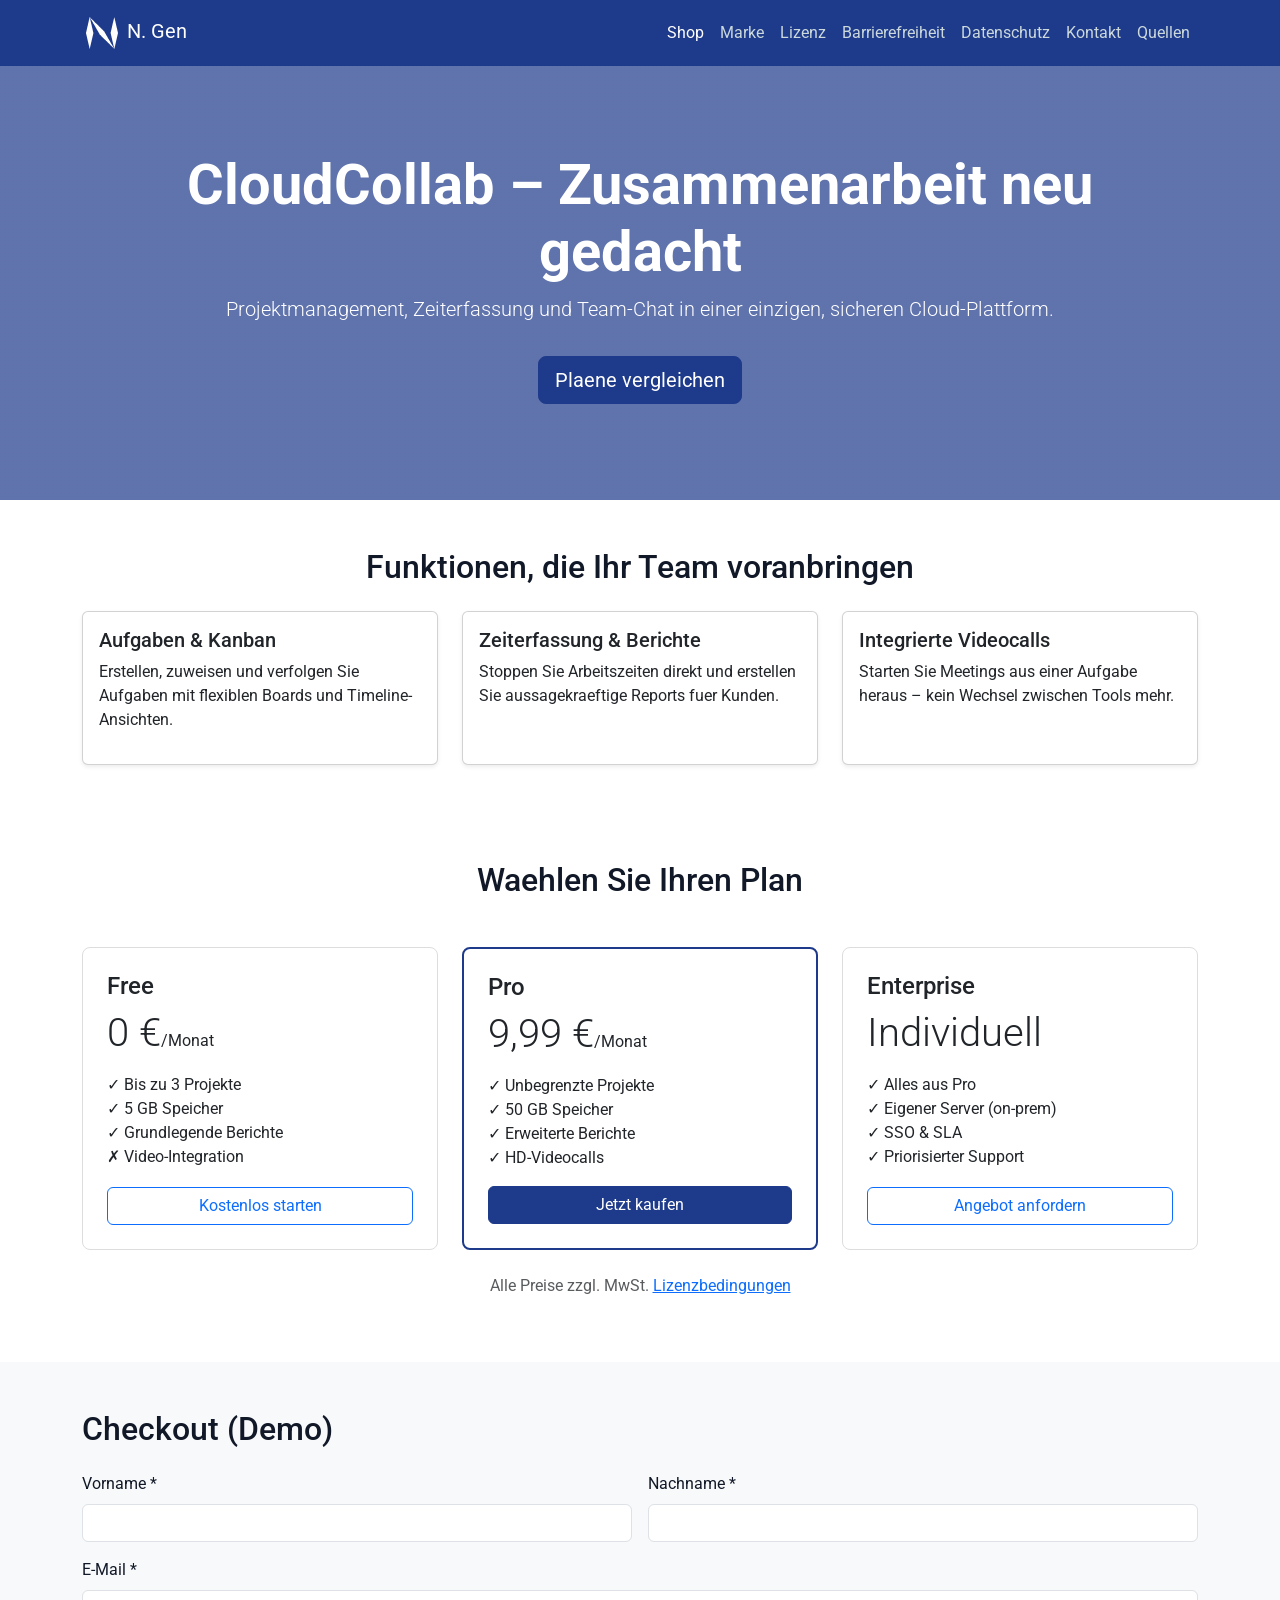
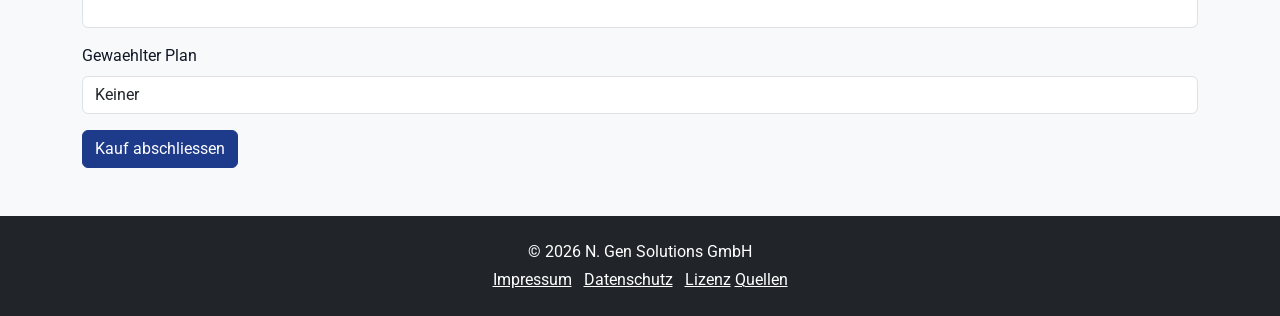
<file: index.html>
<!DOCTYPE html>
<html lang="de">
<head>
  <meta charset="UTF-8">
  <meta name="viewport" content="width=device-width, initial-scale=1.0">
  <title>CloudCollab – Projektmanagement fuer Teams | N. Gen Solutions</title>
  <meta name="description" content="CloudCollab ist die kollaborative Projektplattform fuer remote Teams. Jetzt kostenlos testen oder Abo abschliessen.">
  <link href="https://cdn.jsdelivr.net/npm/bootstrap@5.3.3/dist/css/bootstrap.min.css" rel="stylesheet">
  <link href="https://fonts.googleapis.com/css2?family=Roboto:wght@400;500;700&display=swap" rel="stylesheet">
  <link rel="stylesheet" href="styles.css">
</head>
<body>
  <a href="#main-content" class="skip-link">Direkt zum Inhalt springen</a>
  <nav class="navbar navbar-expand-lg navbar-dark bg-primary fixed-top" aria-label="Hauptnavigation">
    <div class="container">
      <a class="navbar-brand" href="index.html">
        <img src="/assets/NextGen_Logo.svg" alt="N. Gen Logo (stilisiertes N)" width="40" height="40">
                N. Gen
      </a>
      <button class="navbar-toggler" type="button" data-bs-toggle="collapse" data-bs-target="#navbarMain" aria-controls="navbarMain" aria-expanded="false" aria-label="Navigation umschalten">
        <span class="navbar-toggler-icon"></span>
      </button>
      <div class="collapse navbar-collapse" id="navbarMain">
        <ul class="navbar-nav ms-auto mb-2 mb-lg-0">
          <li class="nav-item"><a class="nav-link active" aria-current="page" href="index.html">Shop</a></li>
          <li class="nav-item"><a class="nav-link" href="about.html">Marke</a></li>
          <li class="nav-item"><a class="nav-link" href="license.html">Lizenz</a></li>
          <li class="nav-item"><a class="nav-link" href="accessibility.html">Barrierefreiheit</a></li>
          <li class="nav-item"><a class="nav-link" href="privacy.html">Datenschutz</a></li>
          <li class="nav-item"><a class="nav-link" href="contact.html">Kontakt</a></li>
          <li class="nav-item"><a class="nav-link" href="sources.html">Quellen</a></li>
        </ul>
      </div>
    </div>
  </nav>

  <main id="main-content">
    <!-- Hero -->
    <section class="bg-light py-5" style="background: linear-gradient(rgba(30,58,138,0.7), rgba(30,58,138,0.7)), url('https://images.unsplash.com/photo-1573164713714-d95e436ab8d6?ixlib=rb-4.0.3&ixid=MnwxMjA3fDB8MHxwaG90by1wYWdlfHx8fGVufDB8fHx8&auto=format&fit=crop&w=1469&q=80') center/cover no-repeat; color: #fff;">
      <div class="container py-5 text-center">
        <h1 class="display-4 fw-bold">CloudCollab – Zusammenarbeit neu gedacht</h1>
        <p class="lead">Projektmanagement, Zeiterfassung und Team-Chat in einer einzigen, sicheren Cloud-Plattform.</p>
        <a href="#pricing" class="btn btn-primary btn-lg mt-3">Plaene vergleichen</a>
      </div>
    </section>

    <!-- Produktbeschreibung -->
    <section class="py-5">
      <div class="container">
        <h2 class="text-center mb-4">Funktionen, die Ihr Team voranbringen</h2>
        <div class="row g-4">
          <div class="col-md-4">
            <div class="card h-100 shadow-sm">
              <div class="card-body">
                <h3 class="h5">Aufgaben & Kanban</h3>
                <p>Erstellen, zuweisen und verfolgen Sie Aufgaben mit flexiblen Boards und Timeline-Ansichten.</p>
              </div>
            </div>
          </div>
          <div class="col-md-4">
            <div class="card h-100 shadow-sm">
              <div class="card-body">
                <h3 class="h5">Zeiterfassung & Berichte</h3>
                <p>Stoppen Sie Arbeitszeiten direkt und erstellen Sie aussagekraeftige Reports fuer Kunden.</p>
              </div>
            </div>
          </div>
          <div class="col-md-4">
            <div class="card h-100 shadow-sm">
              <div class="card-body">
                <h3 class="h5">Integrierte Videocalls</h3>
                <p>Starten Sie Meetings aus einer Aufgabe heraus – kein Wechsel zwischen Tools mehr.</p>
              </div>
            </div>
          </div>
        </div>
      </div>
    </section>

    <!-- Preisstaffel -->
    <section id="pricing" class="py-5 bg-white">
      <div class="container">
        <h2 class="text-center mb-5">Waehlen Sie Ihren Plan</h2>
        <div class="row row-cols-1 row-cols-md-3 g-4 justify-content-center">
          <!-- Free -->
          <div class="col">
            <div class="price-card card h-100 p-4">
              <h3 class="h4">Free</h3>
              <p class="display-6">0 €<small class="fs-6 fw-normal">/Monat</small></p>
              <ul class="list-unstyled">
                <li>✓ Bis zu 3 Projekte</li>
                <li>✓ 5 GB Speicher</li>
                <li>✓ Grundlegende Berichte</li>
                <li>✗ Video-Integration</li>
              </ul>
              <button class="btn btn-outline-primary mt-auto" onclick="mockAddToCart('Free')">Kostenlos starten</button>
            </div>
          </div>
          <!-- Pro -->
          <div class="col">
            <div class="price-card card h-100 p-4 featured">
              <h3 class="h4">Pro</h3>
              <p class="display-6">9,99 €<small class="fs-6 fw-normal">/Monat</small></p>
              <ul class="list-unstyled">
                <li>✓ Unbegrenzte Projekte</li>
                <li>✓ 50 GB Speicher</li>
                <li>✓ Erweiterte Berichte</li>
                <li>✓ HD-Videocalls</li>
              </ul>
              <button class="btn btn-primary mt-auto" onclick="mockAddToCart('Pro')">Jetzt kaufen</button>
            </div>
          </div>
          <!-- Enterprise -->
          <div class="col">
            <div class="price-card card h-100 p-4">
              <h3 class="h4">Enterprise</h3>
              <p class="display-6">Individuell</p>
              <ul class="list-unstyled">
                <li>✓ Alles aus Pro</li>
                <li>✓ Eigener Server (on-prem)</li>
                <li>✓ SSO & SLA</li>
                <li>✓ Priorisierter Support</li>
              </ul>
              <button class="btn btn-outline-primary mt-auto" onclick="mockAddToCart('Enterprise')">Angebot anfordern</button>
            </div>
          </div>
        </div>
        <div class="text-center mt-4">
          <p class="text-muted">Alle Preise zzgl. MwSt. <a href="license.html">Lizenzbedingungen</a></p>
        </div>
      </div>
    </section>

    <!-- Mock Checkout (vereinfacht) -->
    <section id="checkout" class="py-5 bg-light" aria-label="Bestellformular">
      <div class="container">
        <h2 class="mb-4">Checkout (Demo)</h2>
        <form class="row g-3" onsubmit="event.preventDefault(); alert('Kauf simuliert!');">
          <div class="col-md-6">
            <label for="firstName" class="form-label">Vorname *</label>
            <input type="text" class="form-control" id="firstName" required>
          </div>
          <div class="col-md-6">
            <label for="lastName" class="form-label">Nachname *</label>
            <input type="text" class="form-control" id="lastName" required>
          </div>
          <div class="col-12">
            <label for="email" class="form-label">E-Mail *</label>
            <input type="email" class="form-control" id="email" required>
          </div>
          <div class="col-12">
            <label for="plan" class="form-label">Gewaehlter Plan</label>
            <input type="text" class="form-control" id="plan" readonly value="Keiner">
          </div>
          <div class="col-12">
            <button type="submit" class="btn btn-primary">Kauf abschliessen</button>
          </div>
        </form>
      </div>
    </section>
  </main>

  <footer class="bg-dark text-white py-4 mt-auto">
    <div class="container text-center">
      <p class="mb-1">&copy; 2026 N. Gen Solutions GmbH</p>
      <p class="mb-0">
        <a href="contact.html" class="text-white me-2">Impressum</a>
        <a href="privacy.html" class="text-white me-2">Datenschutz</a>
        <a href="license.html" class="text-white">Lizenz</a>
              <a href="sources.html" class="text-white">Quellen</a>
      </p>
    </div>
  </footer>

  <script src="https://cdn.jsdelivr.net/npm/bootstrap@5.3.3/dist/js/bootstrap.bundle.min.js"></script>
  <script>
    function mockAddToCart(plan) {
      document.getElementById('plan').value = plan;
      document.getElementById('checkout').scrollIntoView({behavior: 'smooth'});
    }
  </script>
</body>
</html>
</file>
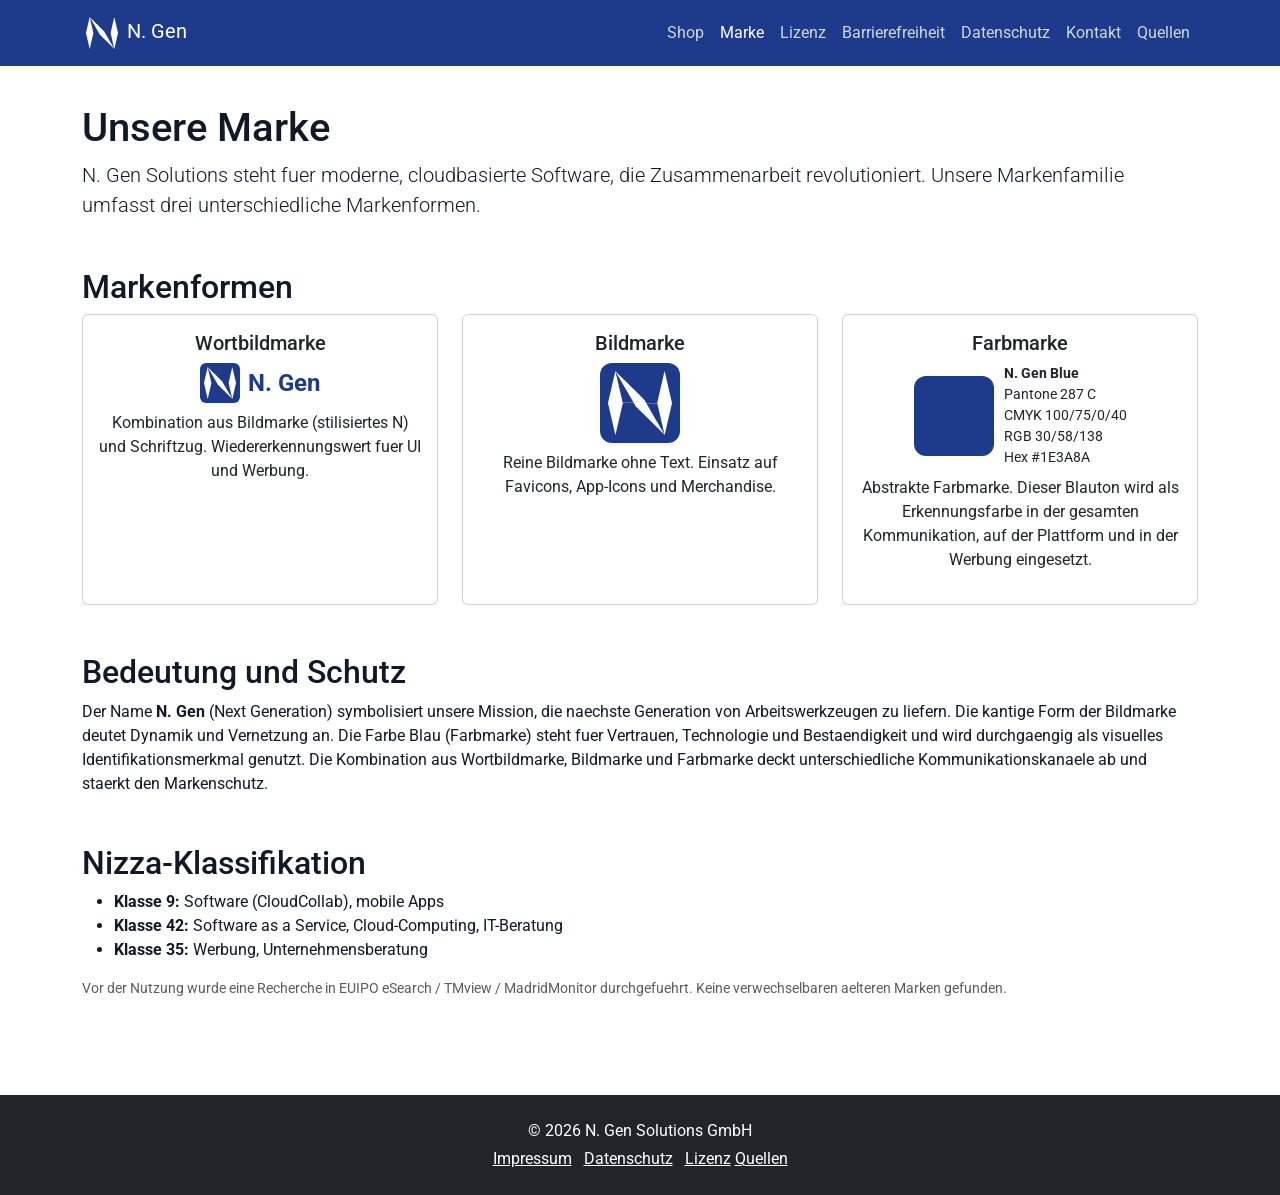
<file: about.html>
<!DOCTYPE html>
<html lang="de">
<head>
  <meta charset="UTF-8">
  <meta name="viewport" content="width=device-width, initial-scale=1.0">
  <title>Ueber unsere Marke | N. Gen Solutions</title>
  <link href="https://cdn.jsdelivr.net/npm/bootstrap@5.3.3/dist/css/bootstrap.min.css" rel="stylesheet">
  <link href="https://fonts.googleapis.com/css2?family=Roboto:wght@400;500;700&display=swap" rel="stylesheet">
  <link rel="stylesheet" href="styles.css">
</head>
<body>
  <a href="#main-content" class="skip-link">Direkt zum Inhalt springen</a>
  <nav class="navbar navbar-expand-lg navbar-dark bg-primary fixed-top" aria-label="Hauptnavigation">
    <div class="container">
      <a class="navbar-brand" href="index.html">
        <img src="/assets/NextGen_Logo.svg" alt="N. Gen Logo (stilisiertes N)" width="40" height="40">
        N. Gen
      </a>
      <button class="navbar-toggler" type="button" data-bs-toggle="collapse" data-bs-target="#navbarMain" aria-controls="navbarMain" aria-expanded="false" aria-label="Navigation umschalten">
        <span class="navbar-toggler-icon"></span>
      </button>
      <div class="collapse navbar-collapse" id="navbarMain">
        <ul class="navbar-nav ms-auto mb-2 mb-lg-0">
          <li class="nav-item"><a class="nav-link" href="index.html">Shop</a></li>
          <li class="nav-item"><a class="nav-link active" aria-current="page" href="about.html">Marke</a></li>
          <li class="nav-item"><a class="nav-link" href="license.html">Lizenz</a></li>
          <li class="nav-item"><a class="nav-link" href="accessibility.html">Barrierefreiheit</a></li>
          <li class="nav-item"><a class="nav-link" href="privacy.html">Datenschutz</a></li>
          <li class="nav-item"><a class="nav-link" href="contact.html">Kontakt</a></li>
          <li class="nav-item"><a class="nav-link" href="sources.html">Quellen</a></li>
        </ul>
      </div>
    </div>
  </nav>

  <main id="main-content" class="py-5">
    <div class="container">
      <h1>Unsere Marke</h1>
      <p class="lead">N. Gen Solutions steht fuer moderne, cloudbasierte Software, die Zusammenarbeit revolutioniert. Unsere Markenfamilie umfasst drei unterschiedliche Markenformen.</p>

      <section class="my-5" aria-labelledby="markenformen">
        <h2 id="markenformen">Markenformen</h2>
        <div class="row row-cols-1 row-cols-md-3 g-4">
          <!-- Wortbildmarke / Kombinationsmarke -->
          <div class="col">
            <div class="card h-100">
              <div class="card-body text-center">
                <h3 class="h5">Wortbildmarke</h3>
                <div class="d-flex align-items-center justify-content-center">
                  <img src="/assets/NextGen_Logo.svg" alt="N. Gen Logo (stilisiertes N)" width="40" height="40" style="border-radius: 6px;">
                    <title id="logo-combined-title">N. Gen Logo mit stilisiertem N</title>
                  <span style="font-weight:700; font-size:1.5rem; margin-left:8px; color:#1E3A8A;">N. Gen</span>
                </div>
                <p class="mt-2">Kombination aus Bildmarke (stilisiertes N) und Schriftzug. Wiedererkennungswert fuer UI und Werbung.</p>
              </div>
            </div>
          </div>
          <!-- Reine Bildmarke / Figurative Marke -->
          <div class="col">
            <div class="card h-100">
              <div class="card-body text-center">
                <h3 class="h5">Bildmarke</h3>
                <img src="/assets/NextGen_Logo.svg" alt="N. Gen Logo (stilisiertes N)" width="80" height="80" style="border-radius: 12px;">
                  <title id="logo-figurative-title">N. Gen Bildmarke (stilisiertes N)</title>
                <p class="mt-2">Reine Bildmarke ohne Text. Einsatz auf Favicons, App-Icons und Merchandise.</p>
              </div>
            </div>
          </div>
          <!-- Farbmarke -->
          <div class="col">
            <div class="card h-100">
              <div class="card-body text-center">
                <h3 class="h5">Farbmarke</h3>
                <div class="d-flex justify-content-center align-items-center">
                  <div style="width: 80px; height: 80px; background-color: #1E3A8A; border-radius: 12px; margin-right: 10px;" aria-hidden="true"></div>
                  <div class="text-start small">
                    <strong>N. Gen Blue</strong><br>
                    Pantone 287 C<br>
                    CMYK 100/75/0/40<br>
                    RGB 30/58/138<br>
                    Hex #1E3A8A
                  </div>
                </div>
                <p class="mt-2">Abstrakte Farbmarke. Dieser Blauton wird als Erkennungsfarbe in der gesamten Kommunikation, auf der Plattform und in der Werbung eingesetzt.</p>
              </div>
            </div>
          </div>
        </div>
      </section>

      <section class="my-5" aria-labelledby="bedeutung">
        <h2 id="bedeutung">Bedeutung und Schutz</h2>
        <p>Der Name <strong>N. Gen</strong> (Next Generation) symbolisiert unsere Mission, die naechste Generation von Arbeitswerkzeugen zu liefern. Die kantige Form der Bildmarke deutet Dynamik und Vernetzung an. Die Farbe Blau (Farbmarke) steht fuer Vertrauen, Technologie und Bestaendigkeit und wird durchgaengig als visuelles Identifikationsmerkmal genutzt. Die Kombination aus Wortbildmarke, Bildmarke und Farbmarke deckt unterschiedliche Kommunikationskanaele ab und staerkt den Markenschutz.</p>
      </section>

      <section class="my-5" aria-labelledby="nizza">
        <h2 id="nizza">Nizza-Klassifikation</h2>
        <ul>
          <li><strong>Klasse 9:</strong> Software (CloudCollab), mobile Apps</li>
          <li><strong>Klasse 42:</strong> Software as a Service, Cloud-Computing, IT-Beratung</li>
          <li><strong>Klasse 35:</strong> Werbung, Unternehmensberatung</li>
        </ul>
        <p class="text-muted small">Vor der Nutzung wurde eine Recherche in EUIPO eSearch / TMview / MadridMonitor durchgefuehrt. Keine verwechselbaren aelteren Marken gefunden.</p>
      </section>
    </div>
  </main>

  <footer class="bg-dark text-white py-4 mt-auto">
    <div class="container text-center">
      <p class="mb-1">&copy; 2026 N. Gen Solutions GmbH</p>
      <p class="mb-0">
        <a href="contact.html" class="text-white me-2">Impressum</a>
        <a href="privacy.html" class="text-white me-2">Datenschutz</a>
        <a href="license.html" class="text-white">Lizenz</a>
              <a href="sources.html" class="text-white">Quellen</a>
      </p>
    </div>
  </footer>
  <script src="https://cdn.jsdelivr.net/npm/bootstrap@5.3.3/dist/js/bootstrap.bundle.min.js"></script>
</body>
</html>
</file>
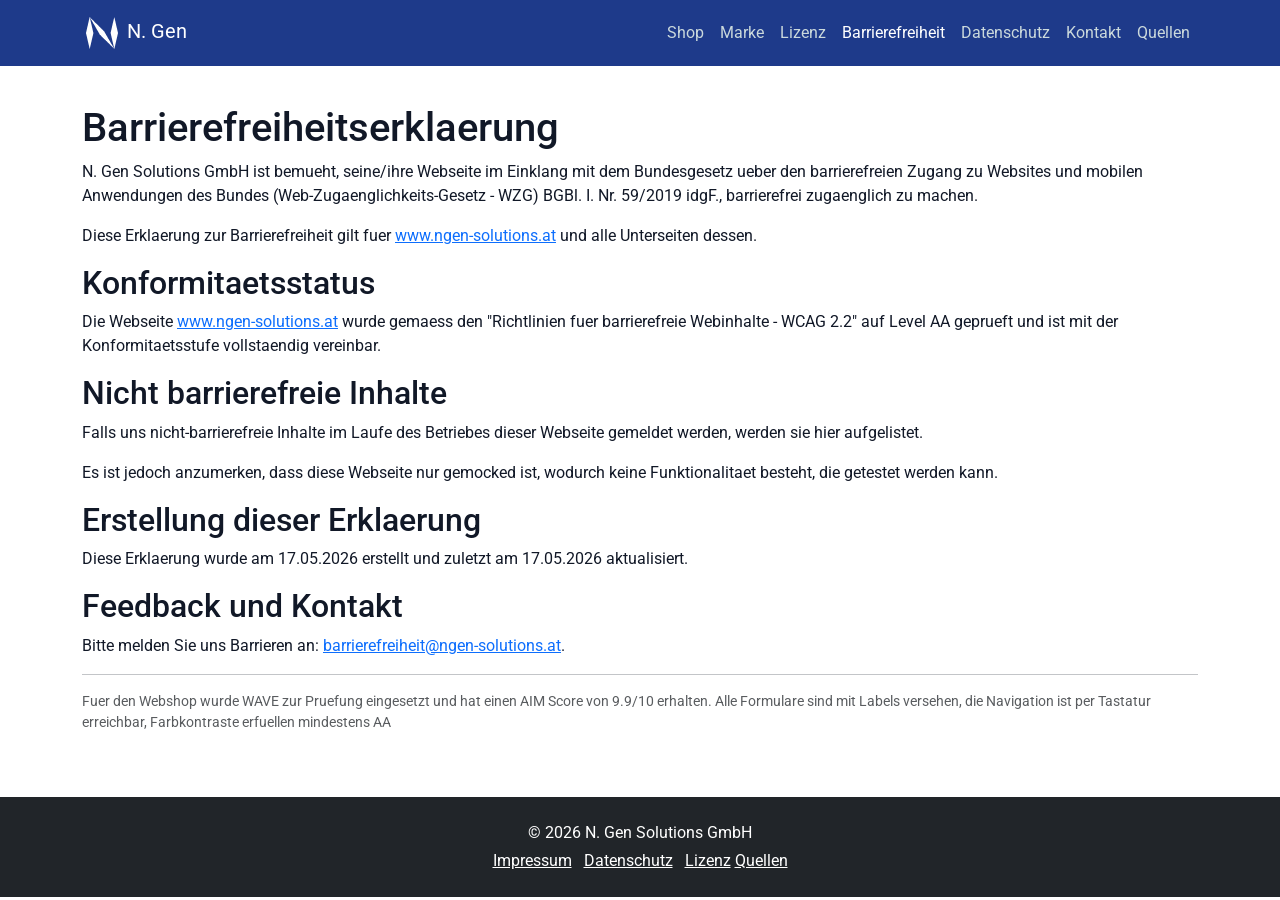
<file: accessibility.html>
<!DOCTYPE html>
<html lang="de">
<head>
  <meta charset="UTF-8">
  <meta name="viewport" content="width=device-width, initial-scale=1.0">
  <title>Barrierefreiheitserklaerung | N. Gen Solutions</title>
  <link href="https://cdn.jsdelivr.net/npm/bootstrap@5.3.3/dist/css/bootstrap.min.css" rel="stylesheet">
  <link href="https://fonts.googleapis.com/css2?family=Roboto:wght@400;500;700&display=swap" rel="stylesheet">
  <link rel="stylesheet" href="styles.css">
</head>
<body>
  <a href="#main-content" class="skip-link">Direkt zum Inhalt springen</a>
  <!-- Navbar einbinden (wie zuvor, aktiver Link "Barrierefreiheit") -->
  <nav class="navbar navbar-expand-lg navbar-dark bg-primary fixed-top" aria-label="Hauptnavigation">
    <div class="container">
      <a class="navbar-brand" href="index.html">
        <img src="/assets/NextGen_Logo.svg" alt="N. Gen Logo (stilisiertes N)" width="40" height="40">
        N. Gen
      </a>
      <button class="navbar-toggler" type="button" data-bs-toggle="collapse" data-bs-target="#navbarMain" aria-controls="navbarMain" aria-expanded="false" aria-label="Navigation umschalten">
        <span class="navbar-toggler-icon"></span>
      </button>
      <div class="collapse navbar-collapse" id="navbarMain">
        <ul class="navbar-nav ms-auto mb-2 mb-lg-0">
          <li class="nav-item"><a class="nav-link" href="index.html">Shop</a></li>
          <li class="nav-item"><a class="nav-link" href="about.html">Marke</a></li>
          <li class="nav-item"><a class="nav-link" href="license.html">Lizenz</a></li>
          <li class="nav-item"><a class="nav-link active" aria-current="page" href="accessibility.html">Barrierefreiheit</a></li>
          <li class="nav-item"><a class="nav-link" href="privacy.html">Datenschutz</a></li>
          <li class="nav-item"><a class="nav-link" href="contact.html">Kontakt</a></li>
          <li class="nav-item"><a class="nav-link" href="sources.html">Quellen</a></li>
        </ul>
      </div>
    </div>
  </nav>

  <main id="main-content" class="py-5">
    <div class="container">
      <h1>Barrierefreiheitserklaerung</h1>
      <p>N. Gen Solutions GmbH ist bemueht, seine/ihre Webseite im Einklang mit dem Bundesgesetz ueber den barrierefreien Zugang zu Websites und mobilen Anwendungen des Bundes (Web-Zugaenglichkeits-Gesetz - WZG) BGBl. I. Nr. 59/2019 idgF., barrierefrei zugaenglich zu machen.</p>
      <p>Diese Erklaerung zur Barrierefreiheit gilt fuer <a href="https://noobosaurus.github.io">www.ngen-solutions.at</a> und alle Unterseiten dessen.</p>
      <h2>Konformitaetsstatus</h2>
      <p>Die Webseite <a href="https://noobosaurus.github.io">www.ngen-solutions.at</a> wurde gemaess den "Richtlinien fuer barrierefreie Webinhalte - WCAG 2.2" auf Level AA geprueft und ist mit der Konformitaetsstufe vollstaendig vereinbar.</p>
      <h2>Nicht barrierefreie Inhalte</h2>
      <p>Falls uns nicht-barrierefreie Inhalte im Laufe des Betriebes dieser Webseite gemeldet werden, werden sie hier aufgelistet.</p>
      <p>Es ist jedoch anzumerken, dass diese Webseite nur gemocked ist, wodurch keine Funktionalitaet besteht, die getestet werden kann.</p>
      <h2>Erstellung dieser Erklaerung</h2>
      <p>Diese Erklaerung wurde am 17.05.2026 erstellt und zuletzt am 17.05.2026 aktualisiert.</p>
      <h2>Feedback und Kontakt</h2>
      <p>Bitte melden Sie uns Barrieren an: <a href="mailto:barrierefreiheit@ngen-solutions.at">barrierefreiheit@ngen-solutions.at</a>.</p>
      <hr>
      <p class="text-muted small">Fuer den Webshop wurde WAVE zur Pruefung eingesetzt und hat einen AIM Score von 9.9/10 erhalten. Alle Formulare sind mit Labels versehen, die Navigation ist per Tastatur erreichbar, Farbkontraste erfuellen mindestens AA</p>
    </div>
  </main>
  <footer class="bg-dark text-white py-4 mt-auto">
    <div class="container text-center">
      <p class="mb-1">&copy; 2026 N. Gen Solutions GmbH</p>
      <p class="mb-0">
        <a href="contact.html" class="text-white me-2">Impressum</a>
        <a href="privacy.html" class="text-white me-2">Datenschutz</a>
        <a href="license.html" class="text-white">Lizenz</a>
              <a href="sources.html" class="text-white">Quellen</a>
      </p>
    </div>
  </footer>
  <script src="https://cdn.jsdelivr.net/npm/bootstrap@5.3.3/dist/js/bootstrap.bundle.min.js"></script>
</body>
</html>
</file>
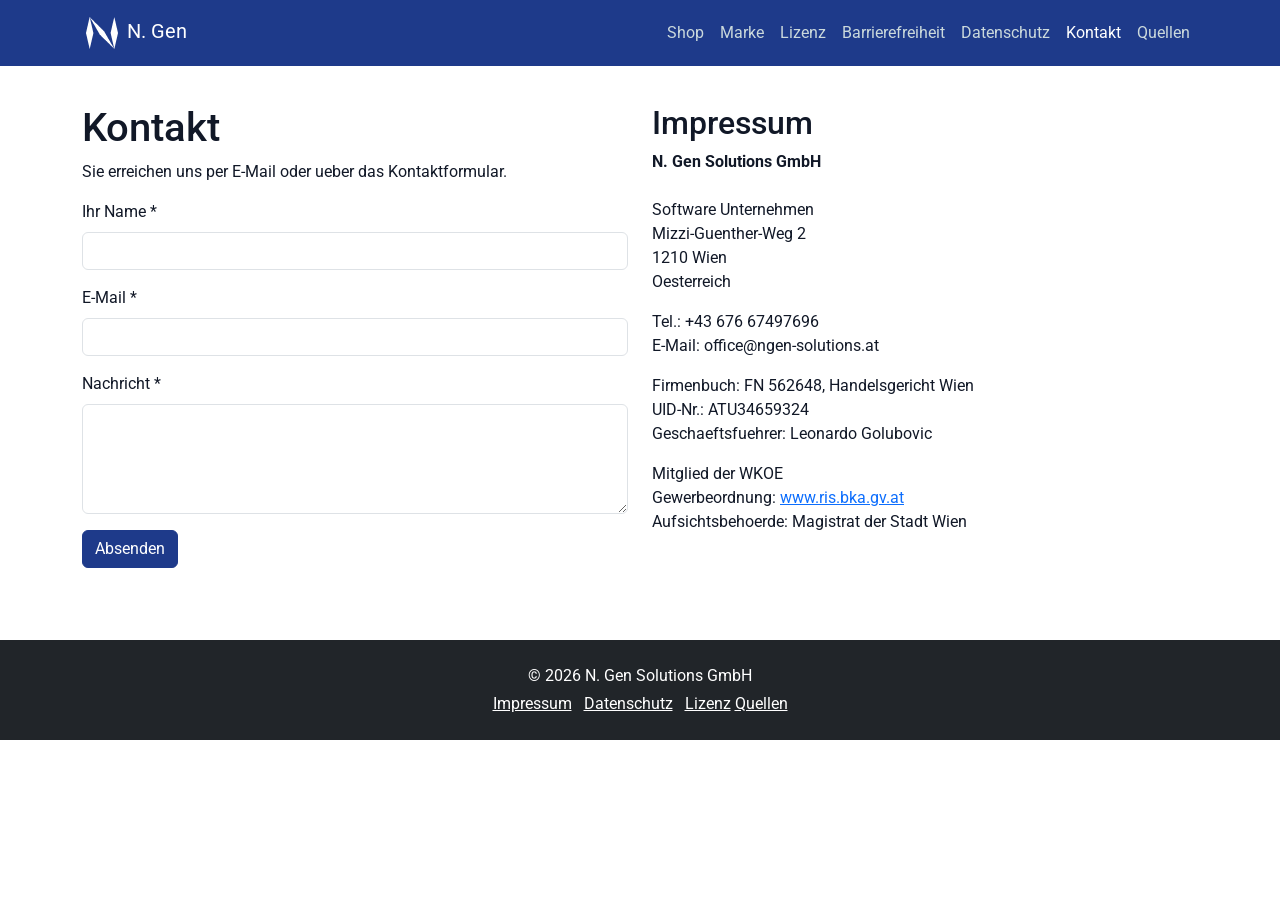
<file: contact.html>
<!DOCTYPE html>
<html lang="de">
<head>
  <meta charset="UTF-8">
  <meta name="viewport" content="width=device-width, initial-scale=1.0">
  <title>Kontakt & Impressum | N. Gen Solutions</title>
  <link href="https://cdn.jsdelivr.net/npm/bootstrap@5.3.3/dist/css/bootstrap.min.css" rel="stylesheet">
  <link href="https://fonts.googleapis.com/css2?family=Roboto:wght@400;500;700&display=swap" rel="stylesheet">
  <link rel="stylesheet" href="styles.css">
</head>
<body>
  <a href="#main-content" class="skip-link">Direkt zum Inhalt springen</a>
  <nav class="navbar navbar-expand-lg navbar-dark bg-primary fixed-top" aria-label="Hauptnavigation">
    <div class="container">
      <a class="navbar-brand" href="index.html">
        <img src="/assets/NextGen_Logo.svg" alt="N. Gen Logo (stilisiertes N)" width="40" height="40">
        N. Gen
      </a>
      <button class="navbar-toggler" type="button" data-bs-toggle="collapse" data-bs-target="#navbarMain" aria-controls="navbarMain" aria-expanded="false" aria-label="Navigation umschalten">
        <span class="navbar-toggler-icon"></span>
      </button>
      <div class="collapse navbar-collapse" id="navbarMain">
        <ul class="navbar-nav ms-auto mb-2 mb-lg-0">
          <li class="nav-item"><a class="nav-link" href="index.html">Shop</a></li>
          <li class="nav-item"><a class="nav-link" href="about.html">Marke</a></li>
          <li class="nav-item"><a class="nav-link" href="license.html">Lizenz</a></li>
          <li class="nav-item"><a class="nav-link" href="accessibility.html">Barrierefreiheit</a></li>
          <li class="nav-item"><a class="nav-link" href="privacy.html">Datenschutz</a></li>
          <li class="nav-item"><a class="nav-link active" aria-current="page" href="contact.html">Kontakt</a></li>
          <li class="nav-item"><a class="nav-link" href="sources.html">Quellen</a></li>
        </ul>
      </div>
    </div>
  </nav>

  <main id="main-content" class="py-5">
    <div class="container">
      <div class="row">
        <div class="col-md-6 mb-4">
          <h1>Kontakt</h1>
          <p>Sie erreichen uns per E-Mail oder ueber das Kontaktformular.</p>
          <form onsubmit="event.preventDefault(); alert('Nachricht gesendet.');">
            <div class="mb-3">
              <label for="contactName" class="form-label">Ihr Name *</label>
              <input type="text" class="form-control" id="contactName" required>
            </div>
            <div class="mb-3">
              <label for="contactEmail" class="form-label">E-Mail *</label>
              <input type="email" class="form-control" id="contactEmail" required>
            </div>
            <div class="mb-3">
              <label for="contactMessage" class="form-label">Nachricht *</label>
              <textarea class="form-control" id="contactMessage" rows="4" required></textarea>
            </div>
            <button type="submit" class="btn btn-primary">Absenden</button>
          </form>
        </div>
        <div class="col-md-6">
          <h2>Impressum</h2>
          <p><strong>N. Gen Solutions GmbH</strong><br><br>
            Software Unternehmen<br>
          Mizzi-Guenther-Weg 2<br>
          1210 Wien<br>
          Oesterreich</p>
          <p>Tel.: +43 676 67497696<br>
          E-Mail: office@ngen-solutions.at</p>
          <p>Firmenbuch: FN 562648, Handelsgericht Wien<br>
          UID-Nr.: ATU34659324<br>
          Geschaeftsfuehrer: Leonardo Golubovic</p>
          <p>Mitglied der WKOE<br>
          Gewerbeordnung: <a href="https://www.ris.bka.gv.at">www.ris.bka.gv.at</a><br>
          Aufsichtsbehoerde: Magistrat der Stadt Wien</p>
        </div>
      </div>
    </div>
  </main>
  <footer class="bg-dark text-white py-4 mt-auto">
    <div class="container text-center">
      <p class="mb-1">&copy; 2026 N. Gen Solutions GmbH</p>
      <p class="mb-0">
        <a href="contact.html" class="text-white me-2">Impressum</a>
        <a href="privacy.html" class="text-white me-2">Datenschutz</a>
        <a href="license.html" class="text-white">Lizenz</a>
              <a href="sources.html" class="text-white">Quellen</a>
      </p>
    </div>
  </footer>
  <script src="https://cdn.jsdelivr.net/npm/bootstrap@5.3.3/dist/js/bootstrap.bundle.min.js"></script>
</body>
</html>
</file>
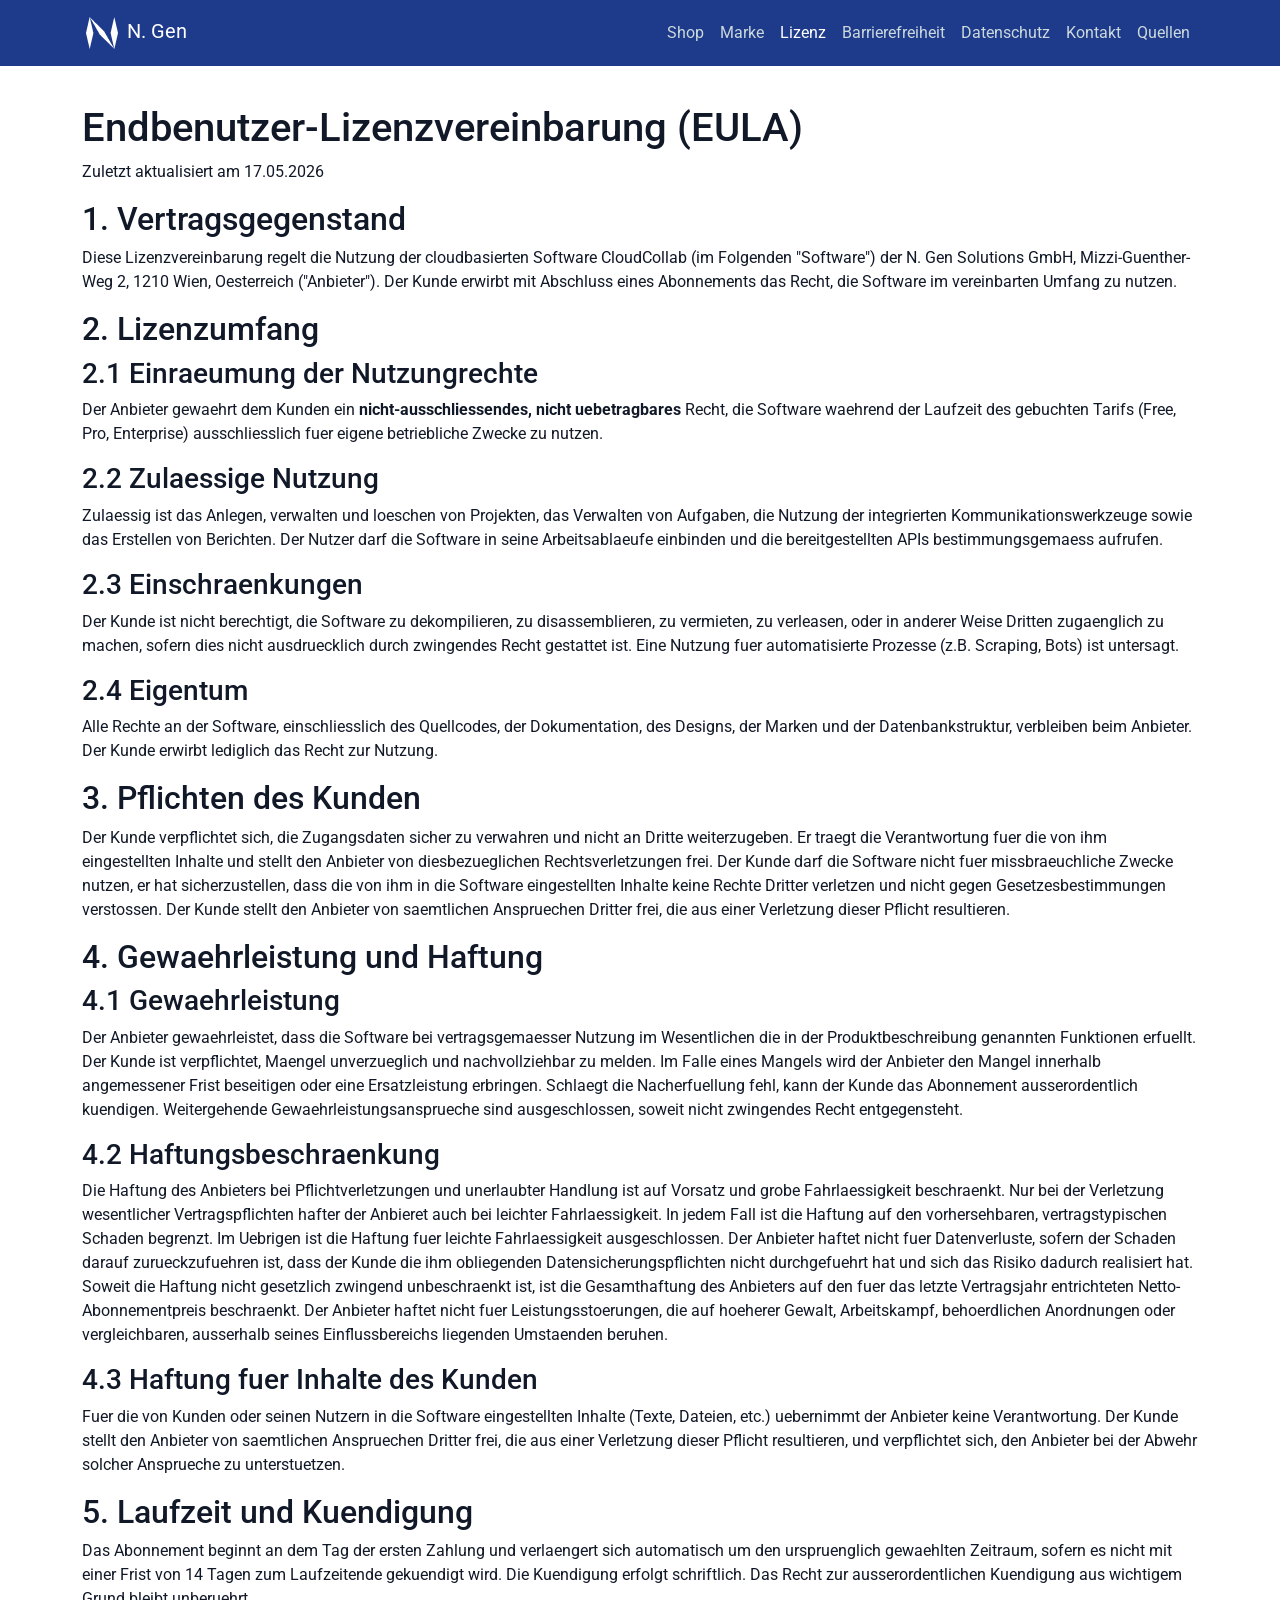
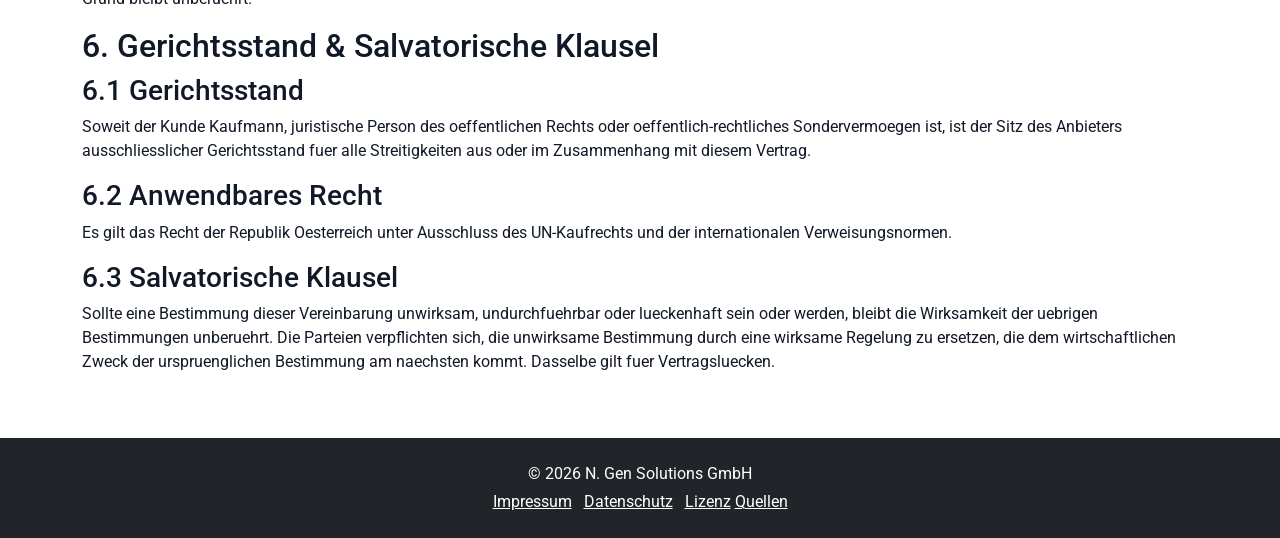
<file: license.html>
<!DOCTYPE html>
<html lang="de">
<head>
  <meta charset="UTF-8">
  <meta name="viewport" content="width=device-width, initial-scale=1.0">
  <title>Lizenzbedingungen | N. Gen Solutions</title>
  <link href="https://cdn.jsdelivr.net/npm/bootstrap@5.3.3/dist/css/bootstrap.min.css" rel="stylesheet">
  <link href="https://fonts.googleapis.com/css2?family=Roboto:wght@400;500;700&display=swap" rel="stylesheet">
  <link rel="stylesheet" href="styles.css">
</head>
<body>
  <a href="#main-content" class="skip-link">Direkt zum Inhalt springen</a>
  <nav class="navbar navbar-expand-lg navbar-dark bg-primary fixed-top" aria-label="Hauptnavigation">
    <div class="container">
      <a class="navbar-brand" href="index.html">
        <img src="/assets/NextGen_Logo.svg" alt="N. Gen Logo (stilisiertes N)" width="40" height="40">
        N. Gen
      </a>
      <button class="navbar-toggler" type="button" data-bs-toggle="collapse" data-bs-target="#navbarMain" aria-controls="navbarMain" aria-expanded="false" aria-label="Navigation umschalten">
        <span class="navbar-toggler-icon"></span>
      </button>
      <div class="collapse navbar-collapse" id="navbarMain">
        <ul class="navbar-nav ms-auto mb-2 mb-lg-0">
          <li class="nav-item"><a class="nav-link" href="index.html">Shop</a></li>
          <li class="nav-item"><a class="nav-link" href="about.html">Marke</a></li>
          <li class="nav-item"><a class="nav-link active" aria-current="page" href="license.html">Lizenz</a></li>
          <li class="nav-item"><a class="nav-link" href="accessibility.html">Barrierefreiheit</a></li>
          <li class="nav-item"><a class="nav-link" href="privacy.html">Datenschutz</a></li>
          <li class="nav-item"><a class="nav-link" href="contact.html">Kontakt</a></li>
          <li class="nav-item"><a class="nav-link" href="sources.html">Quellen</a></li>
        </ul>
      </div>
    </div>
  </nav>

  <main id="main-content" class="py-5">
    <div class="container">
      <h1>Endbenutzer-Lizenzvereinbarung (EULA)</h1>
      <p>Zuletzt aktualisiert am 17.05.2026</p>
      <h2>1. Vertragsgegenstand</h2>
      <p>Diese Lizenzvereinbarung regelt die Nutzung der cloudbasierten Software CloudCollab (im Folgenden "Software") der N. Gen Solutions GmbH, Mizzi-Guenther-Weg 2, 1210 Wien, Oesterreich ("Anbieter").
        Der Kunde erwirbt mit Abschluss eines Abonnements das Recht, die Software im vereinbarten Umfang zu nutzen.</p>
      <h2>2. Lizenzumfang</h2>
      <h3>2.1 Einraeumung der Nutzungrechte</h3>
      <p>Der Anbieter gewaehrt dem Kunden ein <strong>nicht-ausschliessendes, nicht uebetragbares</strong> Recht, die Software waehrend der Laufzeit des gebuchten Tarifs (Free, Pro, Enterprise)
      ausschliesslich fuer eigene betriebliche Zwecke zu nutzen.</p>
      <h3>2.2 Zulaessige Nutzung</h3>
      <p>Zulaessig ist das Anlegen, verwalten und loeschen von Projekten, das Verwalten von Aufgaben, die Nutzung der integrierten Kommunikationswerkzeuge sowie das Erstellen von Berichten.
        Der Nutzer darf die Software in seine Arbeitsablaeufe einbinden und die bereitgestellten APIs bestimmungsgemaess aufrufen.
      </p>
      <h3>2.3 Einschraenkungen</h3>
      <p>Der Kunde ist nicht berechtigt, die Software zu dekompilieren, zu disassemblieren, zu vermieten, zu verleasen, oder in anderer Weise Dritten zugaenglich zu machen, sofern dies
        nicht ausdruecklich durch zwingendes Recht gestattet ist. Eine Nutzung fuer automatisierte Prozesse (z.B. Scraping, Bots) ist untersagt.</p>
      <h3>2.4 Eigentum</h3>
      <p>Alle Rechte an der Software, einschliesslich des Quellcodes, der Dokumentation, des Designs, der Marken und der Datenbankstruktur, verbleiben beim Anbieter. Der Kunde erwirbt
        lediglich das Recht zur Nutzung.
      </p>
      <h2>3. Pflichten des Kunden</h2>
      <p>Der Kunde verpflichtet sich, die Zugangsdaten sicher zu verwahren und nicht an Dritte weiterzugeben. Er traegt die Verantwortung fuer die von ihm eingestellten Inhalte
        und stellt den Anbieter von diesbezueglichen Rechtsverletzungen frei. Der Kunde darf die Software nicht fuer missbraeuchliche Zwecke nutzen, er hat sicherzustellen, dass die von ihm
        in die Software eingestellten Inhalte keine Rechte Dritter verletzen und nicht gegen Gesetzesbestimmungen verstossen. Der Kunde stellt den Anbieter von saemtlichen Anspruechen Dritter frei, die aus einer Verletzung
        dieser Pflicht resultieren.
      </p>
      <h2>4. Gewaehrleistung und Haftung</h2>
      <h3>4.1 Gewaehrleistung</h3>
      <p>Der Anbieter gewaehrleistet, dass die Software bei vertragsgemaesser Nutzung im Wesentlichen die in der Produktbeschreibung genannten Funktionen erfuellt. Der Kunde ist verpflichtet, Maengel
        unverzueglich und nachvollziehbar zu melden. Im Falle eines Mangels wird der Anbieter den Mangel innerhalb angemessener Frist beseitigen oder eine Ersatzleistung erbringen. Schlaegt die Nacherfuellung fehl,
        kann der Kunde das Abonnement ausserordentlich kuendigen. Weitergehende Gewaehrleistungsansprueche sind ausgeschlossen, soweit nicht zwingendes Recht entgegensteht.
      </p>
      <h3>4.2 Haftungsbeschraenkung</h3>
      <p>Die Haftung des Anbieters bei Pflichtverletzungen und unerlaubter Handlung ist auf Vorsatz und grobe Fahrlaessigkeit beschraenkt. Nur bei der Verletzung wesentlicher Vertragspflichten hafter
        der Anbieret auch bei leichter Fahrlaessigkeit. In jedem Fall ist die Haftung auf den vorhersehbaren, vertragstypischen Schaden begrenzt. Im Uebrigen ist die Haftung fuer leichte Fahrlaessigkeit ausgeschlossen.
        Der Anbieter haftet nicht fuer Datenverluste, sofern der Schaden darauf zurueckzufuehren ist, dass der Kunde die ihm obliegenden Datensicherungspflichten nicht durchgefuehrt hat und sich das Risiko dadurch realisiert hat.
        Soweit die Haftung nicht gesetzlich zwingend unbeschraenkt ist, ist die Gesamthaftung des Anbieters auf den fuer das letzte Vertragsjahr entrichteten Netto-Abonnementpreis beschraenkt.
        Der Anbieter haftet nicht fuer Leistungsstoerungen, die auf hoeherer Gewalt, Arbeitskampf, behoerdlichen Anordnungen oder vergleichbaren, ausserhalb seines Einflussbereichs liegenden Umstaenden beruhen.
      </p>
      <h3>4.3 Haftung fuer Inhalte des Kunden</h3>
      <p>Fuer die von Kunden oder seinen Nutzern in die Software eingestellten Inhalte (Texte, Dateien, etc.) uebernimmt der Anbieter keine Verantwortung. Der Kunde stellt den Anbieter von saemtlichen Anspruechen
        Dritter frei, die aus einer Verletzung dieser Pflicht resultieren, und verpflichtet sich, den Anbieter bei der Abwehr solcher Ansprueche zu unterstuetzen.
      </p>
      <h2>5. Laufzeit und Kuendigung</h2>
      <p>Das Abonnement beginnt an dem Tag der ersten Zahlung und verlaengert sich automatisch um den urspruenglich gewaehlten Zeitraum, sofern es nicht mit einer Frist von 14 Tagen zum
        Laufzeitende gekuendigt wird. Die Kuendigung erfolgt schriftlich. Das Recht zur ausserordentlichen Kuendigung aus wichtigem Grund bleibt unberuehrt.
      </p>
      <h2>6. Gerichtsstand & Salvatorische Klausel</h2>
      <h3>6.1 Gerichtsstand</h3>
      <p>Soweit der Kunde Kaufmann, juristische Person des oeffentlichen Rechts oder oeffentlich-rechtliches Sondervermoegen ist, ist der Sitz des Anbieters ausschliesslicher Gerichtsstand fuer alle Streitigkeiten
        aus oder im Zusammenhang mit diesem Vertrag.
      </p>
      <h3>6.2 Anwendbares Recht</h3>
      <p>Es gilt das Recht der Republik Oesterreich unter Ausschluss des UN-Kaufrechts und der internationalen Verweisungsnormen.</p>
      <h3>6.3 Salvatorische Klausel</h3>
      <p>Sollte eine Bestimmung dieser Vereinbarung unwirksam, undurchfuehrbar oder lueckenhaft sein oder werden, bleibt die Wirksamkeit der uebrigen Bestimmungen unberuehrt.
        Die Parteien verpflichten sich, die unwirksame Bestimmung durch eine wirksame Regelung zu ersetzen, die dem wirtschaftlichen Zweck der urspruenglichen Bestimmung am naechsten kommt.
        Dasselbe gilt fuer Vertragsluecken.
      </p>
    </div>
  </main>
  <footer class="bg-dark text-white py-4 mt-auto">
    <div class="container text-center">
      <p class="mb-1">&copy; 2026 N. Gen Solutions GmbH</p>
      <p class="mb-0">
        <a href="contact.html" class="text-white me-2">Impressum</a>
        <a href="privacy.html" class="text-white me-2">Datenschutz</a>
        <a href="license.html" class="text-white">Lizenz</a>
              <a href="sources.html" class="text-white">Quellen</a>
      </p>
    </div>
  </footer>
  <script src="https://cdn.jsdelivr.net/npm/bootstrap@5.3.3/dist/js/bootstrap.bundle.min.js"></script>
</body>
</html>
</file>
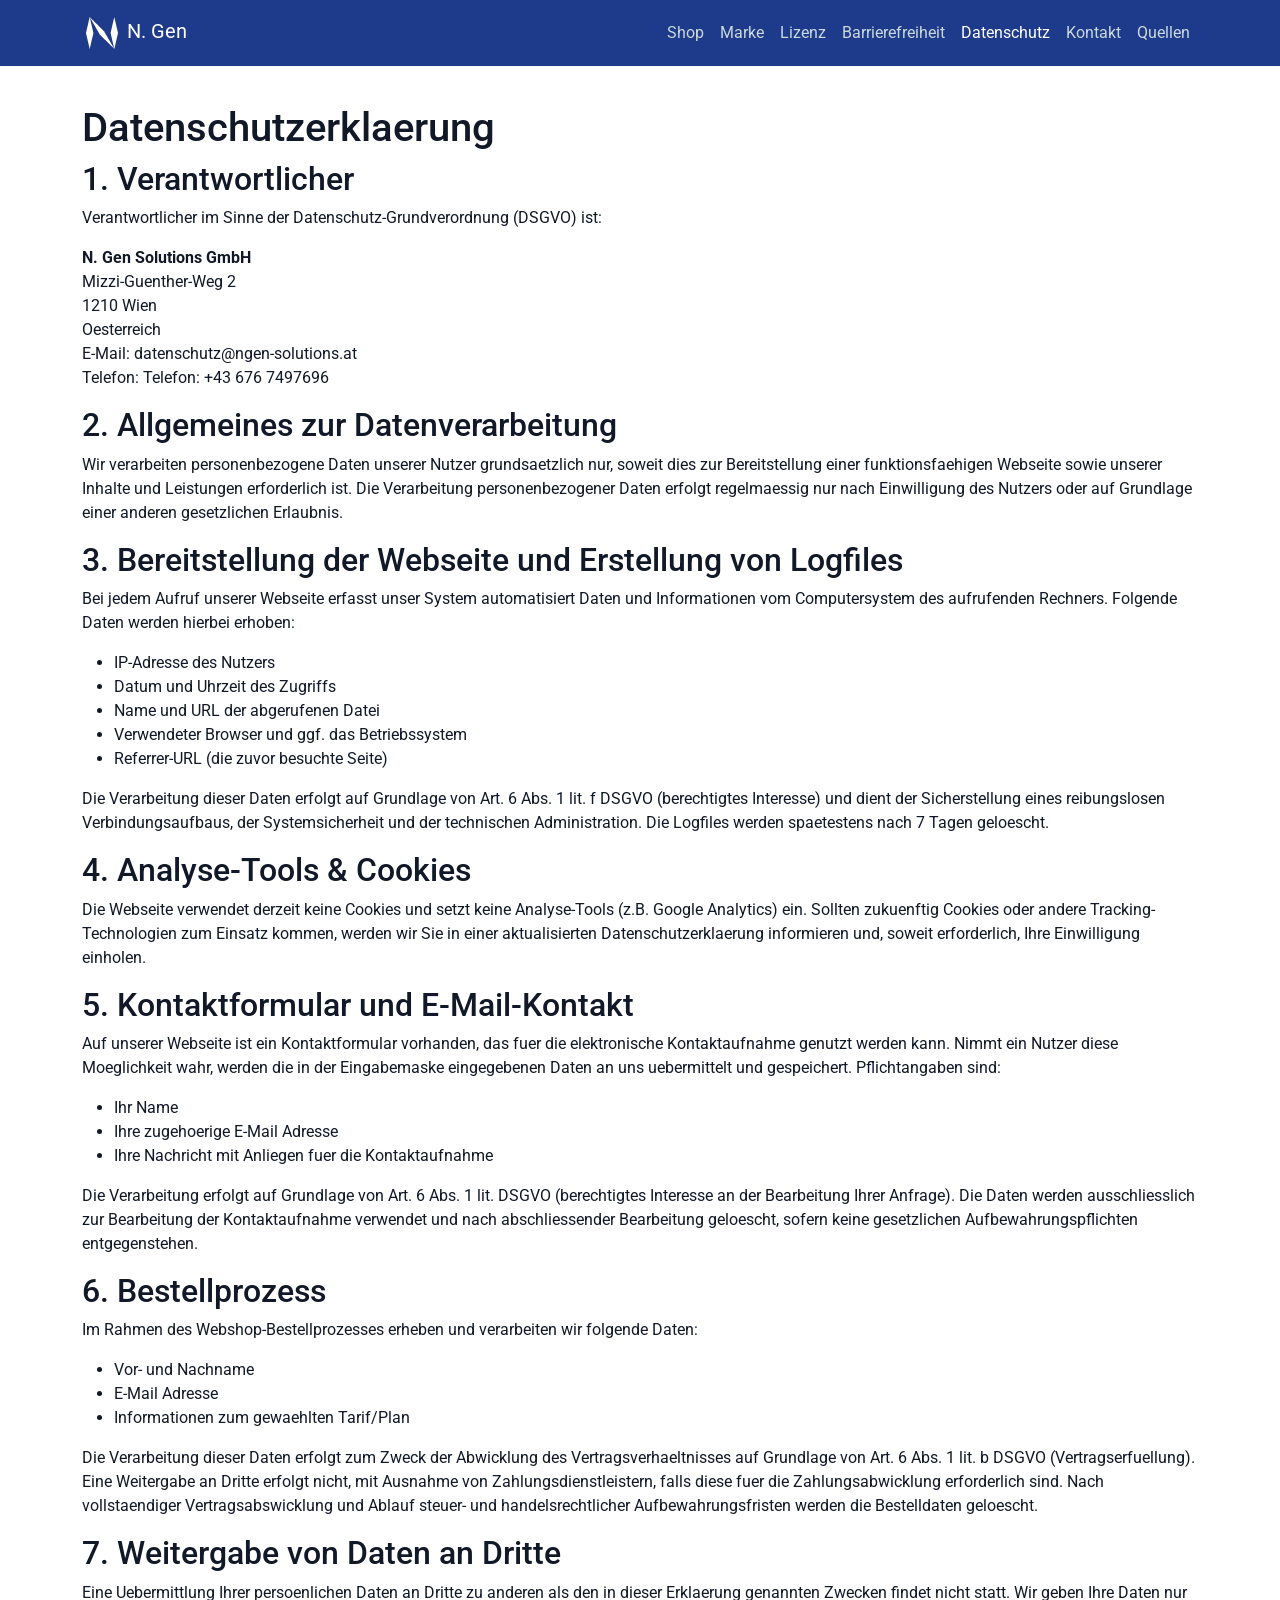
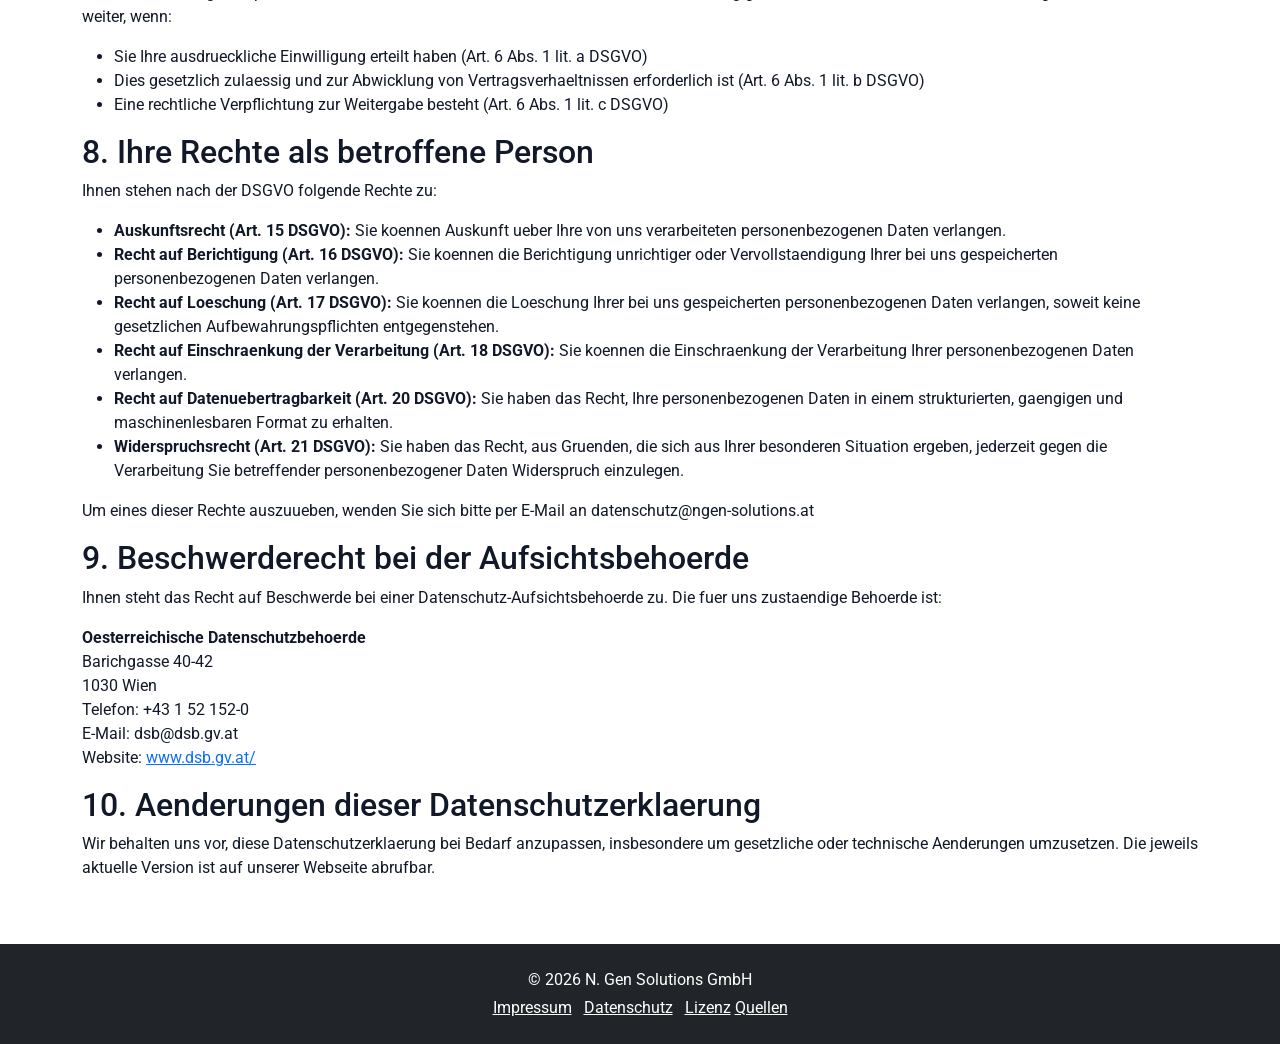
<file: privacy.html>
<!DOCTYPE html>
<html lang="de">
<head>
  <meta charset="UTF-8">
  <meta name="viewport" content="width=device-width, initial-scale=1.0">
  <title>Datenschutzerklaerung | N. Gen Solutions</title>
  <link href="https://cdn.jsdelivr.net/npm/bootstrap@5.3.3/dist/css/bootstrap.min.css" rel="stylesheet">
  <link href="https://fonts.googleapis.com/css2?family=Roboto:wght@400;500;700&display=swap" rel="stylesheet">
  <link rel="stylesheet" href="styles.css">
</head>
<body>
  <a href="#main-content" class="skip-link">Direkt zum Inhalt springen</a>
  <nav class="navbar navbar-expand-lg navbar-dark bg-primary fixed-top" aria-label="Hauptnavigation">
    <div class="container">
      <a class="navbar-brand" href="index.html">
        <img src="/assets/NextGen_Logo.svg" alt="N. Gen Logo (stilisiertes N)" width="40" height="40">
        N. Gen
      </a>
      <button class="navbar-toggler" type="button" data-bs-toggle="collapse" data-bs-target="#navbarMain" aria-controls="navbarMain" aria-expanded="false" aria-label="Navigation umschalten">
        <span class="navbar-toggler-icon"></span>
      </button>
      <div class="collapse navbar-collapse" id="navbarMain">
        <ul class="navbar-nav ms-auto mb-2 mb-lg-0">
          <li class="nav-item"><a class="nav-link" href="index.html">Shop</a></li>
          <li class="nav-item"><a class="nav-link" href="about.html">Marke</a></li>
          <li class="nav-item"><a class="nav-link" href="license.html">Lizenz</a></li>
          <li class="nav-item"><a class="nav-link" href="accessibility.html">Barrierefreiheit</a></li>
          <li class="nav-item"><a class="nav-link active" aria-current="page" href="privacy.html">Datenschutz</a></li>
          <li class="nav-item"><a class="nav-link" href="contact.html">Kontakt</a></li>
          <li class="nav-item"><a class="nav-link" href="sources.html">Quellen</a></li>
        </ul>
      </div>
    </div>
  </nav>

  <main id="main-content" class="py-5">
    <div class="container">
      <h1>Datenschutzerklaerung</h1>
      <h2>1. Verantwortlicher</h2>
      <p>Verantwortlicher im Sinne der Datenschutz-Grundverordnung (DSGVO) ist:</p>
      <p><strong>N. Gen Solutions GmbH</strong><br>
         Mizzi-Guenther-Weg 2<br>
         1210 Wien<br>
         Oesterreich<br>
         E-Mail: datenschutz@ngen-solutions.at<br>
        Telefon: Telefon: +43 676 7497696</p>
      <h2>2. Allgemeines zur Datenverarbeitung</h2>
      <p>Wir verarbeiten personenbezogene Daten unserer Nutzer grundsaetzlich nur, soweit dies zur Bereitstellung einer funktionsfaehigen Webseite sowie unserer Inhalte und Leistungen erforderlich ist. Die Verarbeitung
        personenbezogener Daten erfolgt regelmaessig nur nach Einwilligung des Nutzers oder auf Grundlage einer anderen gesetzlichen Erlaubnis.     
      </p>

      <h2>3. Bereitstellung der Webseite und Erstellung von Logfiles</h2>
      <p>
        Bei jedem Aufruf unserer Webseite erfasst unser System automatisiert Daten und Informationen vom Computersystem des aufrufenden Rechners. Folgende Daten werden hierbei erhoben:
      </p>
      <ul>
        <li>IP-Adresse des Nutzers</li>
        <li>Datum und Uhrzeit des Zugriffs</li>
        <li>Name und URL der abgerufenen Datei</li>
        <li>Verwendeter Browser und ggf. das Betriebssystem</li>
        <li>Referrer-URL (die zuvor besuchte Seite)</li>
      </ul>
      <p>
        Die Verarbeitung dieser Daten erfolgt auf Grundlage von Art. 6 Abs. 1 lit. f DSGVO (berechtigtes Interesse) und dient der Sicherstellung eines reibungslosen Verbindungsaufbaus, der Systemsicherheit
        und der technischen Administration. Die Logfiles werden spaetestens nach 7 Tagen geloescht.
      </p>
      <h2>4. Analyse-Tools & Cookies</h2>
      <p>Die Webseite verwendet derzeit keine Cookies und setzt keine Analyse-Tools (z.B. Google Analytics) ein. Sollten zukuenftig Cookies oder andere Tracking-Technologien zum Einsatz kommen, werden
        wir Sie in einer aktualisierten Datenschutzerklaerung informieren und, soweit erforderlich, Ihre Einwilligung einholen.
      </p>
      <h2>5. Kontaktformular und E-Mail-Kontakt</h2>
      <p>Auf unserer Webseite ist ein Kontaktformular vorhanden, das fuer die elektronische Kontaktaufnahme genutzt werden kann. Nimmt ein Nutzer diese Moeglichkeit wahr, werden die in der
        Eingabemaske eingegebenen Daten an uns uebermittelt und gespeichert. Pflichtangaben sind:
      </p>
      <ul>
        <li>Ihr Name</li>
        <li>Ihre zugehoerige E-Mail Adresse</li>
        <li>Ihre Nachricht mit Anliegen fuer die Kontaktaufnahme</li>
      </ul>
      <p>
        Die Verarbeitung erfolgt auf Grundlage von Art. 6 Abs. 1 lit. DSGVO (berechtigtes Interesse an der Bearbeitung Ihrer Anfrage). Die Daten werden ausschliesslich zur Bearbeitung der Kontaktaufnahme verwendet
        und nach abschliessender Bearbeitung geloescht, sofern keine gesetzlichen Aufbewahrungspflichten entgegenstehen.
      </p>
      <h2>6. Bestellprozess</h2>
      <p>Im Rahmen des Webshop-Bestellprozesses erheben und verarbeiten wir folgende Daten:</p>
      <ul>
        <li>Vor- und Nachname</li>
        <li>E-Mail Adresse</li>
        <li>Informationen zum gewaehlten Tarif/Plan</li>
      </ul>
      <p>
        Die Verarbeitung dieser Daten erfolgt zum Zweck der Abwicklung des Vertragsverhaeltnisses auf Grundlage von Art. 6 Abs. 1 lit. b DSGVO (Vertragserfuellung). Eine Weitergabe an Dritte erfolgt
        nicht, mit Ausnahme von Zahlungsdienstleistern, falls diese fuer die Zahlungsabwicklung erforderlich sind. Nach vollstaendiger Vertragsabswicklung und Ablauf steuer- und handelsrechtlicher Aufbewahrungsfristen werden
        die Bestelldaten geloescht.
      </p>
      <h2>7. Weitergabe von Daten an Dritte</h2>
      <p>
        Eine Uebermittlung Ihrer persoenlichen Daten an Dritte zu anderen als den in dieser Erklaerung genannten Zwecken findet nicht statt. Wir geben Ihre Daten nur weiter, wenn:
      </p>
      <ul>
        <li>Sie Ihre ausdrueckliche Einwilligung erteilt haben (Art. 6 Abs. 1 lit. a DSGVO)</li>
        <li>Dies gesetzlich zulaessig und zur Abwicklung von Vertragsverhaeltnissen erforderlich ist (Art. 6 Abs. 1 lit. b DSGVO)</li>
        <li>Eine rechtliche Verpflichtung zur Weitergabe besteht (Art. 6 Abs. 1 lit. c DSGVO)</li>
      </ul>
      <h2>8. Ihre Rechte als betroffene Person</h2>
      <p>Ihnen stehen nach der DSGVO folgende Rechte zu:</p>
      <ul>
        <li><strong>Auskunftsrecht (Art. 15 DSGVO):</strong> Sie koennen Auskunft ueber Ihre von uns verarbeiteten personenbezogenen Daten verlangen.</li>
        <li><strong>Recht auf Berichtigung (Art. 16 DSGVO):</strong> Sie koennen die Berichtigung unrichtiger oder Vervollstaendigung Ihrer bei uns gespeicherten personenbezogenen Daten verlangen.</li>
        <li><strong>Recht auf Loeschung (Art. 17 DSGVO):</strong> Sie koennen die Loeschung Ihrer bei uns gespeicherten personenbezogenen Daten verlangen, soweit keine gesetzlichen Aufbewahrungspflichten entgegenstehen.</li>
        <li><strong>Recht auf Einschraenkung der Verarbeitung (Art. 18 DSGVO):</strong> Sie koennen die Einschraenkung der Verarbeitung Ihrer personenbezogenen Daten verlangen.</li>
        <li><strong>Recht auf Datenuebertragbarkeit (Art. 20 DSGVO):</strong> Sie haben das Recht, Ihre personenbezogenen Daten in einem strukturierten, gaengigen und maschinenlesbaren Format zu erhalten.</li>
        <li><strong>Widerspruchsrecht (Art. 21 DSGVO):</strong> Sie haben das Recht, aus Gruenden, die sich aus Ihrer besonderen Situation ergeben, jederzeit gegen die Verarbeitung Sie betreffender personenbezogener Daten Widerspruch einzulegen.</li>
      </ul>
      <p>
        Um eines dieser Rechte auszuueben, wenden Sie sich bitte per E-Mail an datenschutz@ngen-solutions.at
      </p>
      <h2>9. Beschwerderecht bei der Aufsichtsbehoerde</h2>
      <p>Ihnen steht das Recht auf Beschwerde bei einer Datenschutz-Aufsichtsbehoerde zu. Die fuer uns zustaendige Behoerde ist:</p>
      <p>
        <strong>Oesterreichische Datenschutzbehoerde</strong><br>
        Barichgasse 40-42<br>
        1030 Wien<br>
        Telefon: +43 1 52 152-0<br>
        E-Mail: dsb@dsb.gv.at<br>
        Website: <a href="https://dsb.gv.at/" target="_blank" rel="noopener noreferrer">www.dsb.gv.at/</a>
      </p>
      <h2>10. Aenderungen dieser Datenschutzerklaerung</h2>
      <p>
        Wir behalten uns vor, diese Datenschutzerklaerung bei Bedarf anzupassen, insbesondere um gesetzliche oder technische Aenderungen umzusetzen. Die jeweils aktuelle Version ist auf unserer Webseite abrufbar.
      </p>
    </div>
  </main>
  <footer class="bg-dark text-white py-4 mt-auto">
    <div class="container text-center">
      <p class="mb-1">&copy; 2026 N. Gen Solutions GmbH</p>
      <p class="mb-0">
        <a href="contact.html" class="text-white me-2">Impressum</a>
        <a href="privacy.html" class="text-white me-2">Datenschutz</a>
        <a href="license.html" class="text-white">Lizenz</a>
              <a href="sources.html" class="text-white">Quellen</a>
      </p>
    </div>
  </footer>
  <script src="https://cdn.jsdelivr.net/npm/bootstrap@5.3.3/dist/js/bootstrap.bundle.min.js"></script>
</body>
</html>
</file>
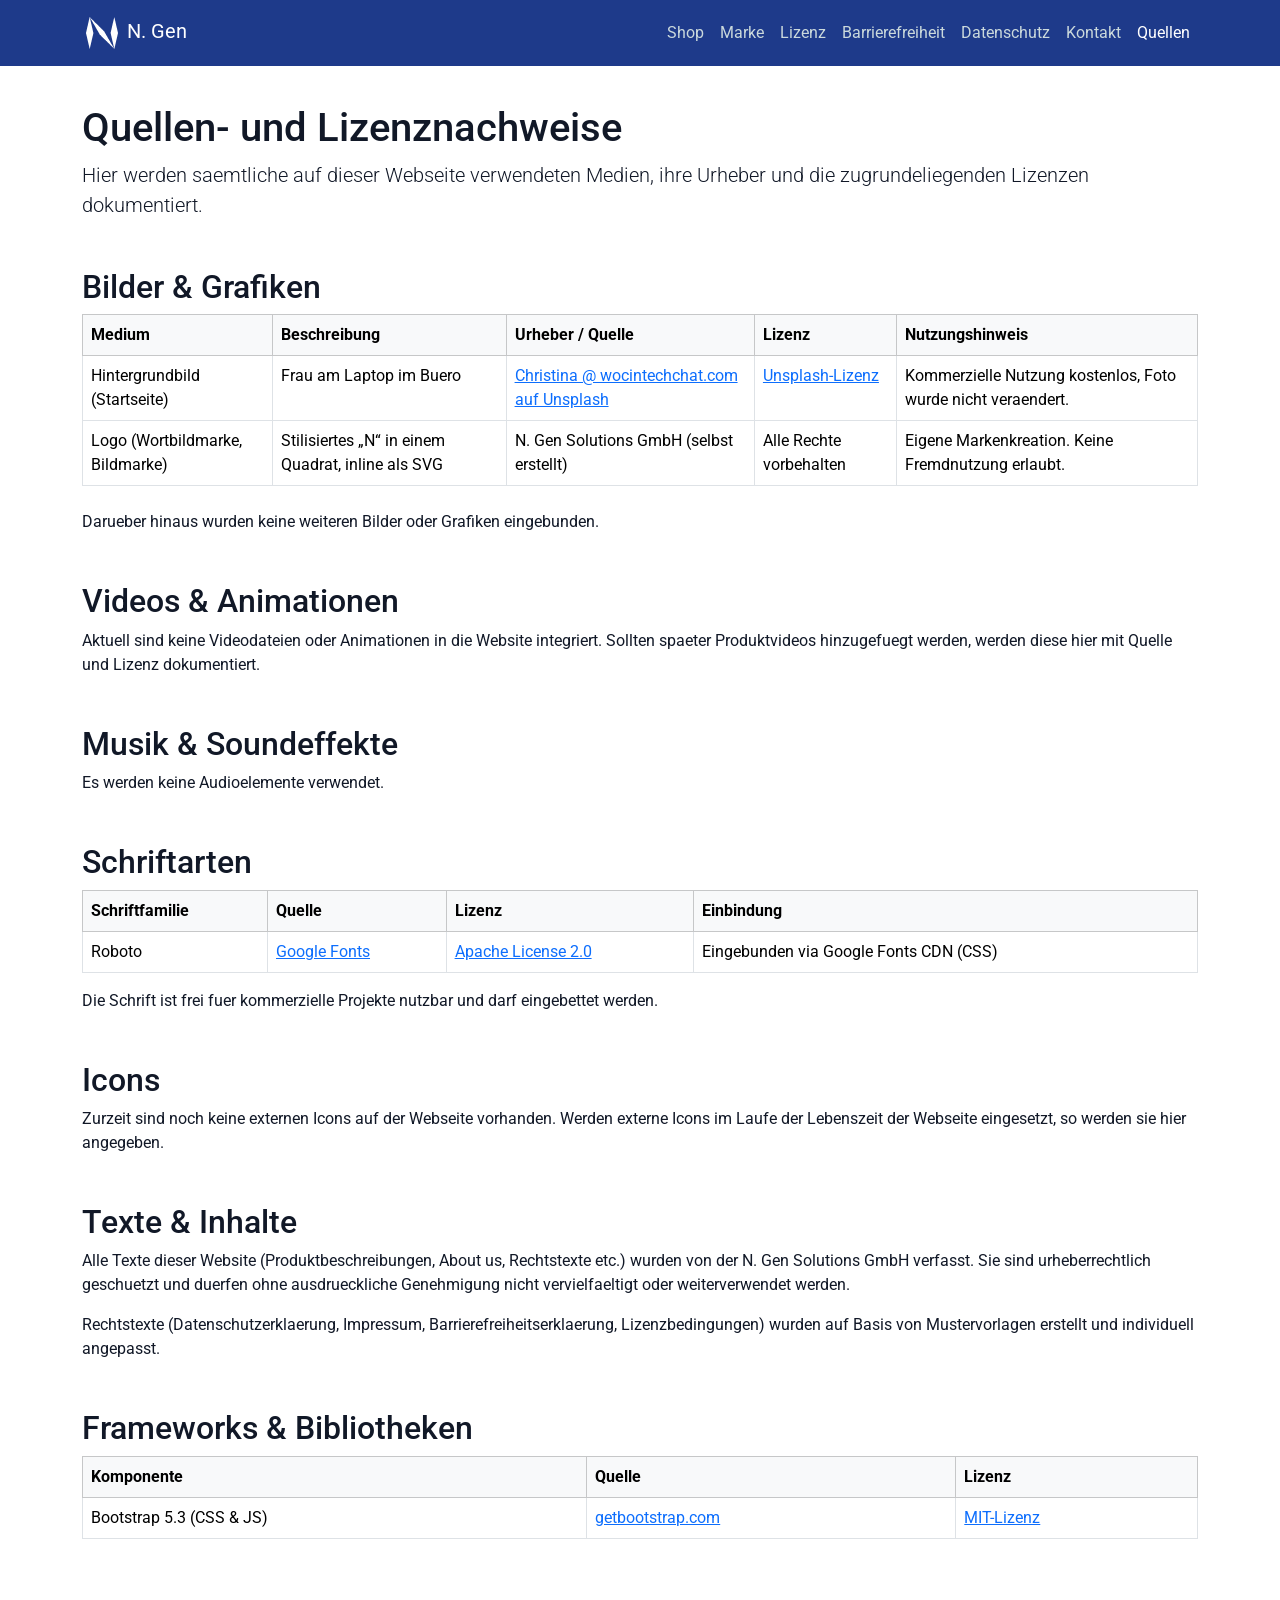
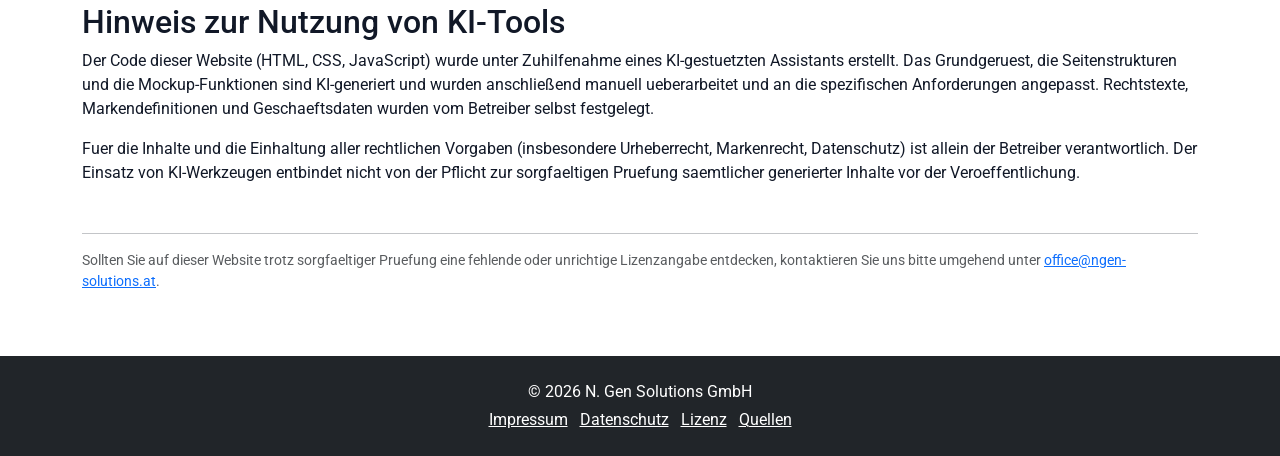
<file: sources.html>
<!DOCTYPE html>
<html lang="de">
<head>
  <meta charset="UTF-8">
  <meta name="viewport" content="width=device-width, initial-scale=1.0">
  <title>Quellen & Lizenzen | N. Gen Solutions</title>
  <link href="https://cdn.jsdelivr.net/npm/bootstrap@5.3.3/dist/css/bootstrap.min.css" rel="stylesheet">
  <link href="https://fonts.googleapis.com/css2?family=Roboto:wght@400;500;700&display=swap" rel="stylesheet">
  <link rel="stylesheet" href="styles.css">
</head>
<body>
  <a href="#main-content" class="skip-link">Direkt zum Inhalt springen</a>
  <nav class="navbar navbar-expand-lg navbar-dark bg-primary fixed-top" aria-label="Hauptnavigation">
    <div class="container">
      <a class="navbar-brand" href="index.html">
        <img src="/assets/NextGen_Logo.svg" alt="N. Gen Logo (stilisiertes N)" width="40" height="40">
        N. Gen
      </a>
      <button class="navbar-toggler" type="button" data-bs-toggle="collapse" data-bs-target="#navbarMain" aria-controls="navbarMain" aria-expanded="false" aria-label="Navigation umschalten">
        <span class="navbar-toggler-icon"></span>
      </button>
      <div class="collapse navbar-collapse" id="navbarMain">
        <ul class="navbar-nav ms-auto mb-2 mb-lg-0">
          <li class="nav-item"><a class="nav-link" href="index.html">Shop</a></li>
          <li class="nav-item"><a class="nav-link" href="about.html">Marke</a></li>
          <li class="nav-item"><a class="nav-link" href="license.html">Lizenz</a></li>
          <li class="nav-item"><a class="nav-link" href="accessibility.html">Barrierefreiheit</a></li>
          <li class="nav-item"><a class="nav-link" href="privacy.html">Datenschutz</a></li>
          <li class="nav-item"><a class="nav-link" href="contact.html">Kontakt</a></li>
          <li class="nav-item"><a class="nav-link active" aria-current="page" href="sources.html">Quellen</a></li>
        </ul>
      </div>
    </div>
  </nav>

  <main id="main-content" class="py-5">
    <div class="container">
      <h1>Quellen- und Lizenznachweise</h1>
      <p class="lead">Hier werden saemtliche auf dieser Webseite verwendeten Medien, ihre Urheber und die zugrundeliegenden Lizenzen dokumentiert.</p>

      <!-- Bilder und Grafiken -->
      <section class="my-5" aria-labelledby="images">
        <h2 id="images">Bilder & Grafiken</h2>
        <div class="table-responsive">
          <table class="table table-bordered">
            <thead class="table-light">
              <tr>
                <th scope="col">Medium</th>
                <th scope="col">Beschreibung</th>
                <th scope="col">Urheber / Quelle</th>
                <th scope="col">Lizenz</th>
                <th scope="col">Nutzungshinweis</th>
              </tr>
            </thead>
            <tbody>
              <tr>
                <td>Hintergrundbild (Startseite)</td>
                <td>Frau am Laptop im Buero</td>
                <td><a href="https://unsplash.com/photos/woman-in-purple-sweater-using-laptop-W4Acv7uG_og" target="_blank" rel="noopener">Christina @ wocintechchat.com auf Unsplash</a></td>
                <td><a href="https://unsplash.com/license" target="_blank" rel="noopener">Unsplash-Lizenz</a></td>
                <td>Kommerzielle Nutzung kostenlos, Foto wurde nicht veraendert.</td>
              </tr>
              <tr>
                <td>Logo (Wortbildmarke, Bildmarke)</td>
                <td>Stilisiertes „N“ in einem Quadrat, inline als SVG</td>
                <td>N. Gen Solutions GmbH (selbst erstellt)</td>
                <td>Alle Rechte vorbehalten</td>
                <td>Eigene Markenkreation. Keine Fremdnutzung erlaubt.</td>
              </tr>
            </tbody>
          </table>
        </div>
        <p class="mt-2">Darueber hinaus wurden keine weiteren Bilder oder Grafiken eingebunden.</p>
      </section>

      <!-- Videos & Animationen -->
      <section class="my-5" aria-labelledby="videos">
        <h2 id="videos">Videos & Animationen</h2>
        <p>Aktuell sind keine Videodateien oder Animationen in die Website integriert. Sollten spaeter Produktvideos hinzugefuegt werden, werden diese hier mit Quelle und Lizenz dokumentiert.</p>
      </section>

      <!-- Musik & Soundeffekte -->
      <section class="my-5" aria-labelledby="audio">
        <h2 id="audio">Musik & Soundeffekte</h2>
        <p>Es werden keine Audioelemente verwendet.</p>
      </section>

      <!-- Schriftarten -->
      <section class="my-5" aria-labelledby="fonts">
        <h2 id="fonts">Schriftarten</h2>
        <div class="table-responsive">
          <table class="table table-bordered">
            <thead class="table-light">
              <tr>
                <th scope="col">Schriftfamilie</th>
                <th scope="col">Quelle</th>
                <th scope="col">Lizenz</th>
                <th scope="col">Einbindung</th>
              </tr>
            </thead>
            <tbody>
              <tr>
                <td>Roboto</td>
                <td><a href="https://fonts.google.com/specimen/Roboto" target="_blank" rel="noopener">Google Fonts</a></td>
                <td><a href="https://github.com/google/roboto/blob/main/LICENSE" target="_blank" rel="noopener">Apache License 2.0</a></td>
                <td>Eingebunden via Google Fonts CDN (CSS)</td>
              </tr>
            </tbody>
          </table>
        </div>
        <p>Die Schrift ist frei fuer kommerzielle Projekte nutzbar und darf eingebettet werden.</p>
      </section>

      <!-- Icons -->
      <section class="my-5" aria-labelledby="icons">
        <h2 id="icons">Icons</h2>
        <p>
            Zurzeit sind noch keine externen Icons auf der Webseite vorhanden. Werden externe Icons im Laufe der Lebenszeit der Webseite eingesetzt, so werden sie hier angegeben.
        </p>
      </section>

      <!-- Texte -->
      <section class="my-5" aria-labelledby="texts">
        <h2 id="texts">Texte & Inhalte</h2>
        <p>Alle Texte dieser Website (Produktbeschreibungen, About us, Rechtstexte etc.) wurden von der N. Gen Solutions GmbH verfasst. Sie sind urheberrechtlich geschuetzt und duerfen ohne ausdrueckliche Genehmigung nicht vervielfaeltigt oder weiterverwendet werden.</p>
        <p>Rechtstexte (Datenschutzerklaerung, Impressum, Barrierefreiheitserklaerung, Lizenzbedingungen) wurden auf Basis von Mustervorlagen erstellt und individuell angepasst.</p>
      </section>

      <!-- Zusaetzlich verwendete Frameworks und Bibliotheken -->
      <section class="my-5" aria-labelledby="frameworks">
        <h2 id="frameworks">Frameworks & Bibliotheken</h2>
        <div class="table-responsive">
          <table class="table table-bordered">
            <thead class="table-light">
              <tr>
                <th scope="col">Komponente</th>
                <th scope="col">Quelle</th>
                <th scope="col">Lizenz</th>
              </tr>
            </thead>
            <tbody>
              <tr>
                <td>Bootstrap 5.3 (CSS & JS)</td>
                <td><a href="https://getbootstrap.com/" target="_blank" rel="noopener">getbootstrap.com</a></td>
                <td><a href="https://github.com/twbs/bootstrap/blob/main/LICENSE" target="_blank" rel="noopener">MIT-Lizenz</a></td>
              </tr>
            </tbody>
          </table>
        </div>
      </section>

      <section class="my-5" aria-labelledby="ki-hinweis">
        <h2 id="ki-hinweis">Hinweis zur Nutzung von KI-Tools</h2>
        <p>Der Code dieser Website (HTML, CSS, JavaScript) wurde unter Zuhilfenahme eines KI-gestuetzten Assistants erstellt. Das Grundgeruest, die Seitenstrukturen und die Mockup-Funktionen sind KI-generiert und wurden anschließend manuell ueberarbeitet und an die spezifischen Anforderungen angepasst. Rechtstexte, Markendefinitionen und Geschaeftsdaten wurden vom Betreiber selbst festgelegt.</p>
        <p>Fuer die Inhalte und die Einhaltung aller rechtlichen Vorgaben (insbesondere Urheberrecht, Markenrecht, Datenschutz) ist allein der Betreiber verantwortlich. Der Einsatz von KI-Werkzeugen entbindet nicht von der Pflicht zur sorgfaeltigen Pruefung saemtlicher generierter Inhalte vor der Veroeffentlichung.</p>
    </section>

      <hr>
      <p class="text-muted small">Sollten Sie auf dieser Website trotz sorgfaeltiger Pruefung eine fehlende oder unrichtige Lizenzangabe entdecken, kontaktieren Sie uns bitte umgehend unter <a href="mailto:office@ngen-solutions.at">office@ngen-solutions.at</a>.</p>
    </div>
  </main>

  <footer class="bg-dark text-white py-4 mt-auto">
    <div class="container text-center">
      <p class="mb-1">&copy; 2026 N. Gen Solutions GmbH</p>
      <p class="mb-0">
        <a href="contact.html" class="text-white me-2">Impressum</a>
        <a href="privacy.html" class="text-white me-2">Datenschutz</a>
        <a href="license.html" class="text-white me-2">Lizenz</a>
        <a href="sources.html" class="text-white">Quellen</a>
      </p>
    </div>
  </footer>
  <script src="https://cdn.jsdelivr.net/npm/bootstrap@5.3.3/dist/js/bootstrap.bundle.min.js"></script>
</body>
</html>
</file>
<file: styles.css>
:root {
  --primary: #1E3A8A;
  --primary-light: #3B82F6;
  --secondary: #F8F9FA;
  --dark: #1F2937;
  --text: #111827;
  --focus-outline: 3px solid #F59E0B;
}

body {
  font-family: 'Roboto', sans-serif;
  color: var(--text);
  background: #fff;
  padding-top: 56px; /* fixed navbar */
}

a:focus, button:focus, input:focus, select:focus, textarea:focus, [tabindex]:focus {
  outline: var(--focus-outline);
  outline-offset: 2px;
}

.btn-primary {
  background-color: var(--primary);
  border-color: var(--primary);
}

.btn-primary:hover {
  background-color: var(--primary-light);
}

.bg-primary {
  background-color: var(--primary) !important;
}

/* Verbesserte Navbar-Kontraste nach WAVE-Prüfung */
.navbar-dark .navbar-nav .nav-link {
  color: #CBD9DC;  /* Ersetzt das standardmäßige rgba(255,255,255,.55) */
}
.navbar-dark .navbar-nav .nav-link:focus,
.navbar-dark .navbar-nav .nav-link:hover {
  color: #ffffff;
}
/* Aktiver Link */
.navbar-dark .navbar-nav .nav-link.active {
  color: #ffffff;
}
/* Brand-Schriftzug ebenfalls anpassen */
.navbar-dark .navbar-brand {
  color: #ffffff;
}

.navbar-brand img {
  height: 40px;
}

.skip-link {
  position: absolute;
  top: -40px;
  left: 0;
  background: var(--primary);
  color: #fff;
  padding: 8px;
  z-index: 1050;
}

.skip-link:focus {
  top: 0;
}

.price-card {
  border: 1px solid #ddd;
  border-radius: 8px;
  transition: transform 0.2s;
}

.price-card:hover {
  transform: translateY(-5px);
}

.price-card.featured {
  border: 2px solid var(--primary);
}

footer a {
  color: #fff;
  text-decoration: underline;
}
</file>
